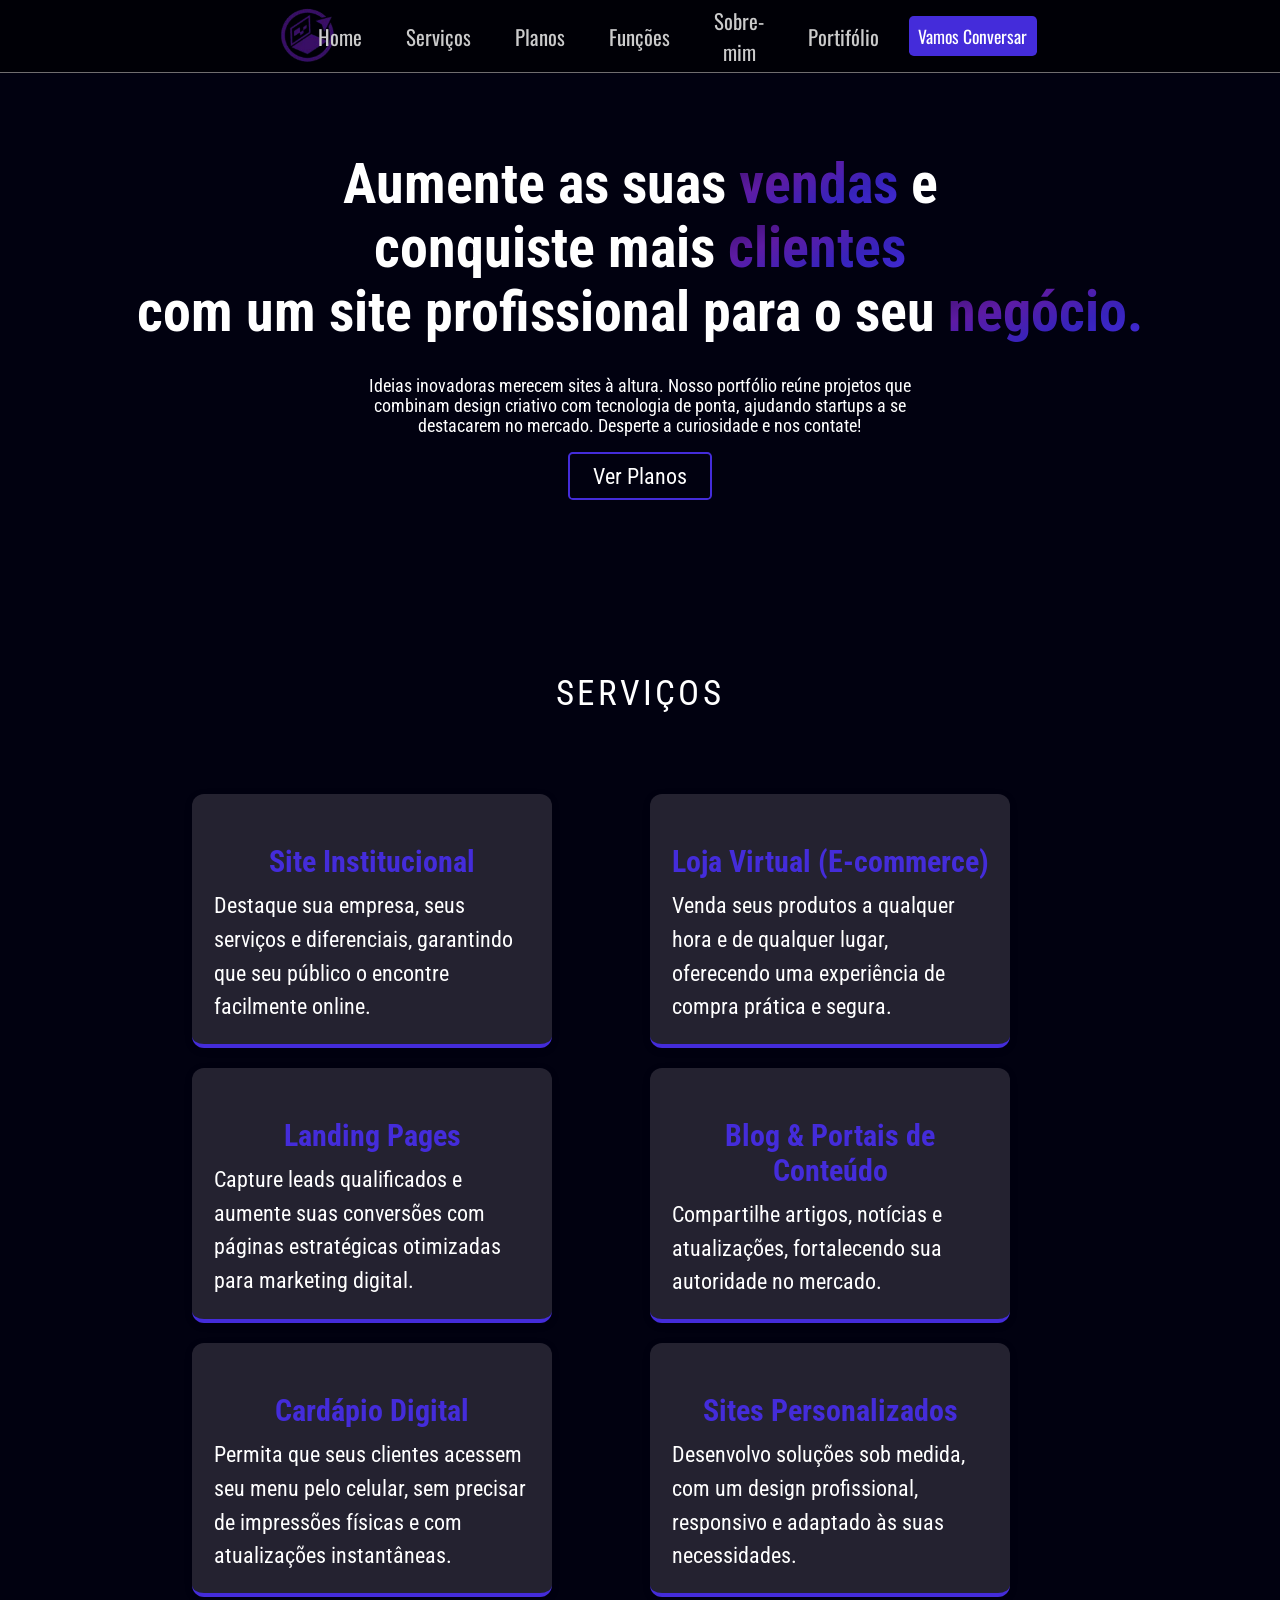
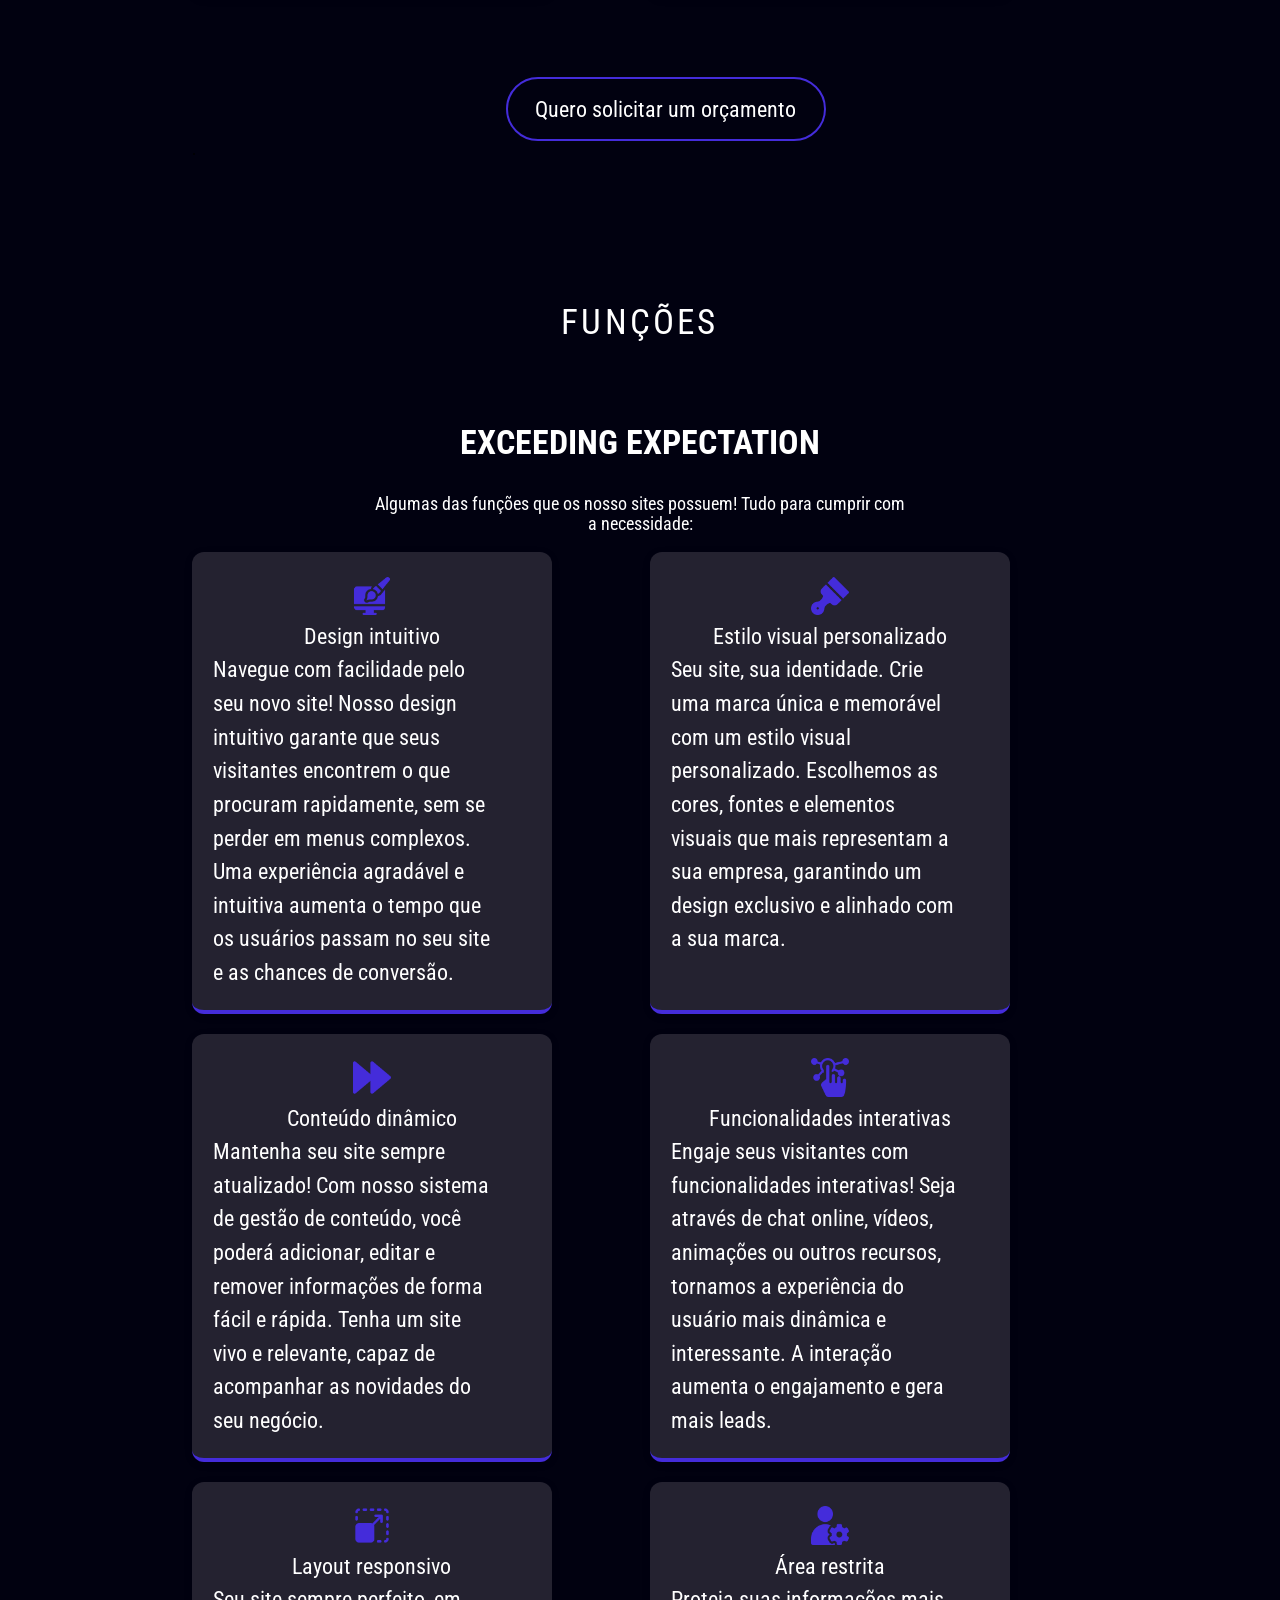
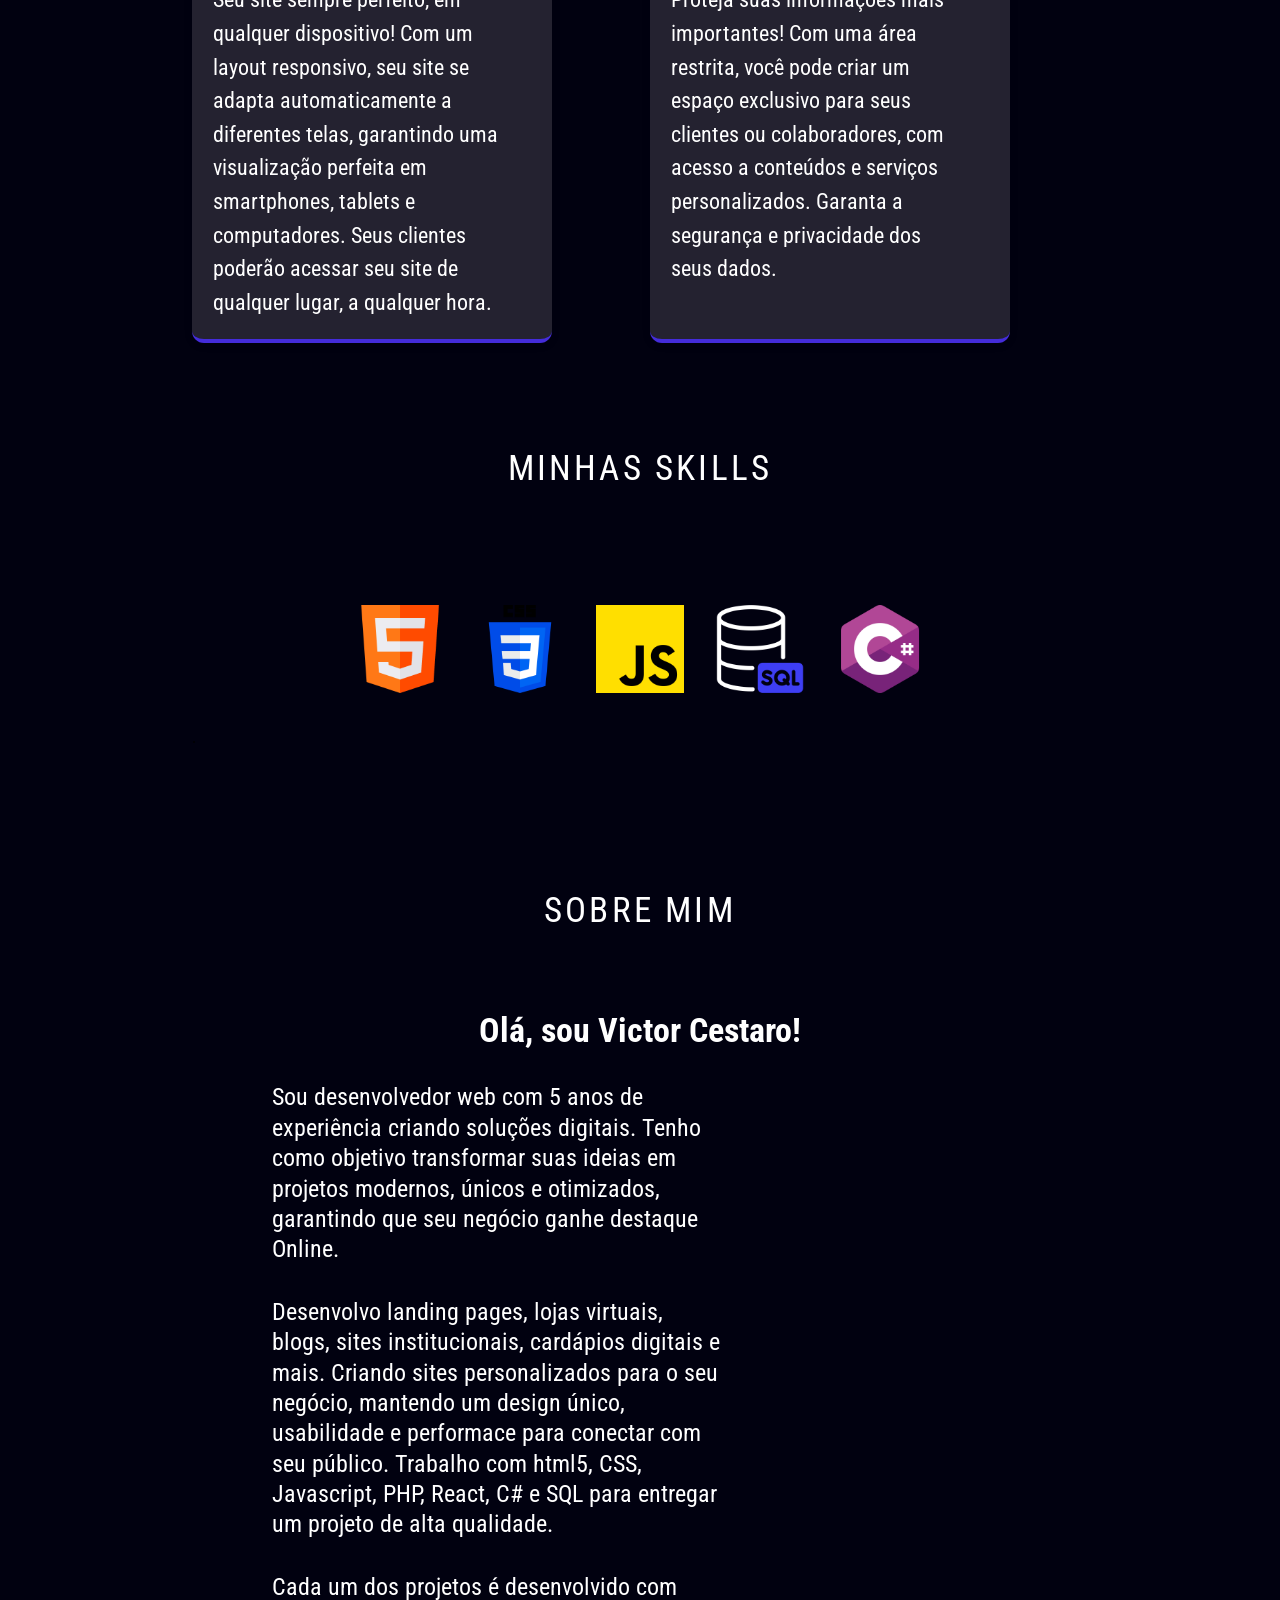
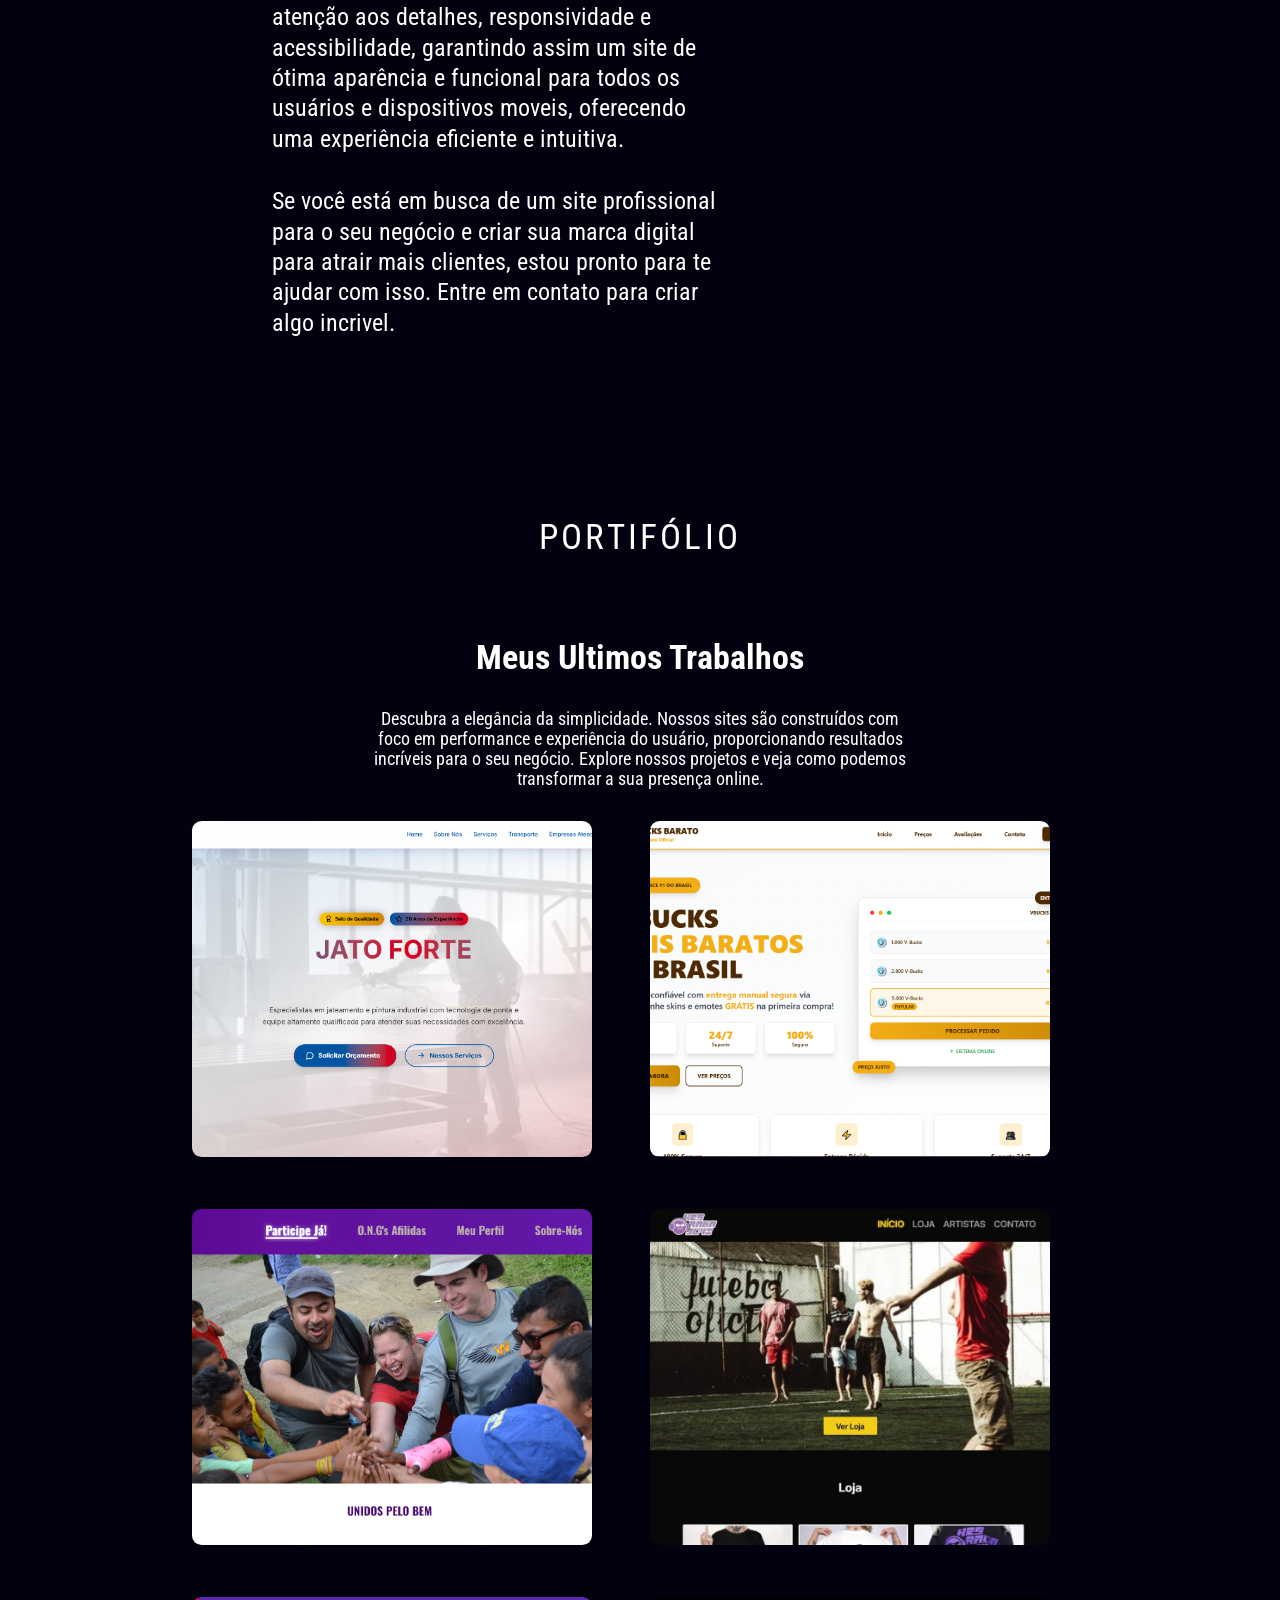
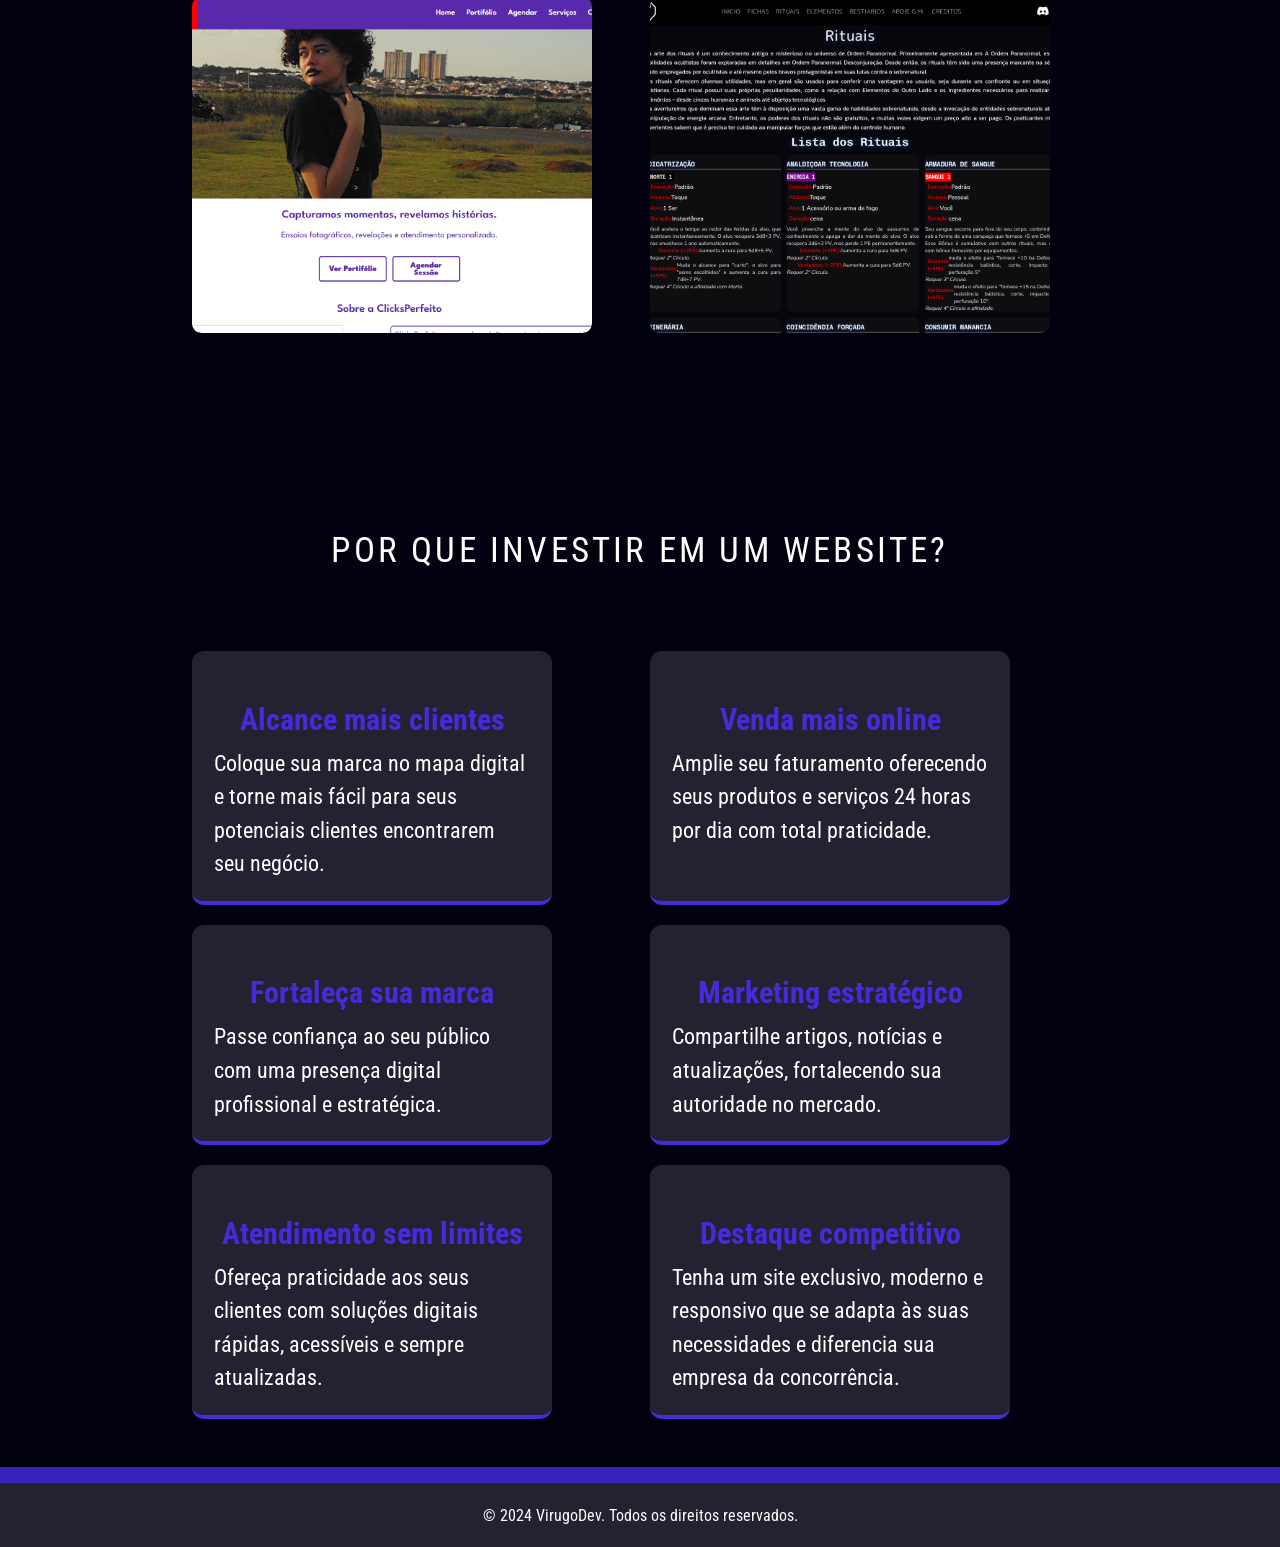
<file: index.html>
<!DOCTYPE html>
<html lang="pt-br">

<head>
    <meta charset="UTF-8">
    <meta name="viewport" content="width=device-width, initial-scale=1.0">
    <link rel="stylesheet" href="style.css">
    <meta name="google-adsense-account" content="ca-pub-5084970930601529">
    <link rel="icon" href="images/d375d9b2dad54cf6bb1fca72d64330d3-free-removebg-preview.png">
    <title>VirugoDev</title>
</head>

<body>

    <!--#Menucell-->
    <nav id="sidebar" class="sidebar">
        <ul>
            <li><a href="#home" class="scroll-link">Home</a></li>
            <li><a href="#servico" class="scroll-link">Serviços</a></li>
            <li><a href="planos.html" >Planos</a></li>
            <li><a href="#funcoes" class="scroll-link">Funções</a></li>
            <li><a href="#sobremim" class="scroll-link">Sobre-mim</a></li>
            <li><a href="#Portifolio" class="scroll-link">Portifólio</a></li>
            <li><a href="#faqs" class="scroll-link">Faqs</a></li>

            <li><a href="contato.html"><button class="btn-talks">Vamos Conversar</button></a></li>
        </ul>
    </nav>

    <div class="headermobile">
        <img src="/images/d375d9b2dad54cf6bb1fca72d64330d3-free-removebg-preview.png" alt="" class="header-logo">
        <div class="hamburger" onclick="toggleMenu()">
            <div class="bar"></div>
            <div class="bar"></div>
            <div class="bar"></div>
        </div>
    </div>

    <!-- #menucell -->

    <header>
        <div class="div-logo">
            <img src="images/d375d9b2dad54cf6bb1fca72d64330d3-free-removebg-preview.png" alt="" id="logo">
        </div>
        <div class="div-btns">
            <a href="#home" class="scroll-link"><button class="btn-menu">Home</button></a>
            <a href="#servico" class="scroll-link"><button class="btn-menu">Serviços</button></a>
            <a href="planos.html" ><button class="btn-menu">Planos</button></a>
            <a href="#funcoes" class="scroll-link"><button class="btn-menu">Funções</button></a>
            <a href="#sobremim" class="scroll-link"><button class="btn-menu">Sobre-mim</button></a>
            <a href="#Portifolio" class="scroll-link"><button class="btn-menu">Portifólio</button></a>
            <a href="#faqs" class="scroll-link"><button class="btn-menu">FAQ's</button></a>
            
        </div>
        <div class="div-talk">
            <a href="contato.html"><button class="btn-talks">Vamos Conversar</button></a>
        </div>
    </header>

    <!--#Apresentação-->

    <div class="apresentacao">
        <div class="zone" id="home">
            <div class="apr">
                <p class="apr-txt">Aumente as suas <span class="base-tt">vendas</span> e <br> conquiste mais <span
                        class="base-tt">clientes</span><br> com um site profissional para o seu <span
                        class="base-tt">negócio.</span></p>
                <div class="text-base">
                    <p>Ideias inovadoras merecem sites à altura. Nosso portfólio reúne projetos que combinam design
                        criativo com tecnologia de ponta, ajudando startups a se destacarem no mercado. Desperte a
                        curiosidade e nos contate!</p>
                </div>
                <div class="center"><a href="planos.html" ><button class="btn-work">Ver Planos</button></a></div>
            </div>
        </div>
    </div>

    <!--#endApresentação-->

    <div class="container">

        <div class="space"></div>

        <!--#serviços-->

        <div class="zone" id="servico">
            <div class="subtt">
                <p>SERVIÇOS</p>
            </div>

            <div class="grid">
                <div class="card">
                    <h3>Site Institucional</h3>
                    <p>Destaque sua empresa, seus serviços e diferenciais, garantindo que seu público o encontre
                        facilmente online.
                    </p>
                </div>

                <div class="card">
                    <h3>Loja Virtual (E-commerce)</h3>
                    <p>Venda seus produtos a qualquer hora e de qualquer lugar, oferecendo uma experiência de compra
                        prática e segura.</p>
                </div>

                <div class="card">
                    <h3>Landing Pages</h3>
                    <p>Capture leads qualificados e aumente suas conversões com páginas estratégicas otimizadas para
                        marketing digital.</p>
                </div>

                <div class="card">
                    <h3>Blog & Portais de Conteúdo</h3>
                    <p>Compartilhe artigos, notícias e atualizações, fortalecendo sua autoridade no mercado.</p>
                </div>

                <div class="card">
                    <h3>Cardápio Digital</h3>
                    <p>Permita que seus clientes acessem seu menu pelo celular, sem precisar de impressões físicas e com
                        atualizações instantâneas.</p>
                </div>

                <div class="card">
                    <h3>Sites Personalizados</h3>
                    <p>Desenvolvo soluções sob medida, com um design profissional, responsivo e adaptado às suas
                        necessidades.
                    </p>
                </div>
            </div>
            <a href="contato.html" class=""><button class="btn-link">Quero solicitar um orçamento</button></a>
        </div>

        <div class="space">.</div>

        <div class="zone" id="funcoes">

            <!--#endServiço-->
            <div class="zone" id="funcoes">
                <div class="subtt">
                    <p>FUNÇÕES</p>
                </div>
                <div class="ttwork">
                    <p>EXCEEDING EXPECTATION</p>
                </div>
                <div class="text-base">
                    <p>Algumas das funções que os nosso sites possuem! Tudo para cumprir com a necessidade:</p>
                </div>
                <br>
                <div class="grid">
                    <div class="card">
                        <div class="img-sqare"><img src="images/graphic-design.png" alt="" class="img-square"></div>
                        <div class="title-pont">
                            <p>Design intuitivo</p>
                        </div>
                        <div class="text-bases">
                            <p>Navegue com facilidade pelo seu novo site! Nosso design intuitivo garante que seus
                                visitantes encontrem o que procuram rapidamente, sem se perder em menus complexos. Uma
                                experiência agradável e intuitiva aumenta o tempo que
                                os usuários passam no seu site e as chances de conversão.
                            </p>
                        </div>
                    </div>
                    <div class="card">
                        <div class="img-sqare"><img src="images/theme.png" alt="" class="img-square"></div>
                        <div class="title-pont">
                            <p>Estilo visual personalizado</p>
                        </div>
                        <div class="text-bases">
                            <p>Seu site, sua identidade. Crie uma marca única e memorável com um estilo visual
                                personalizado. Escolhemos as cores, fontes e elementos visuais que mais representam a
                                sua empresa, garantindo um design exclusivo e alinhado com
                                a sua marca.</p>
                        </div>
                    </div>
                    <div class="card">
                        <div class="img-sqare"><img src="images/fast-forward.png" alt="" class="img-square"></div>
                        <div class="title-pont">
                            <p>Conteúdo dinâmico</p>
                        </div>
                        <div class="text-bases">
                            <p>Mantenha seu site sempre atualizado! Com nosso sistema de gestão de conteúdo, você poderá
                                adicionar, editar e remover informações de forma fácil e rápida. Tenha um site vivo e
                                relevante, capaz de acompanhar as novidades do
                                seu negócio.</p>
                        </div>
                    </div>

                    <div class="card">
                        <div class="img-sqare"><img src="images/interaction.png" alt="" class="img-square"></div>
                        <div class="title-pont">
                            <p>Funcionalidades interativas</p>
                        </div>
                        <div class="text-bases">
                            <p>Engaje seus visitantes com funcionalidades interativas! Seja através de chat online,
                                vídeos, animações ou outros recursos, tornamos a experiência do usuário mais dinâmica e
                                interessante. A interação aumenta o engajamento e
                                gera mais leads.</p>
                        </div>
                    </div>
                    <div class="card">
                        <div class="img-sqare"><img src="images/resize.png" alt="" class="img-square"></div>
                        <div class="title-pont">
                            <p>Layout responsivo</p>
                        </div>
                        <div class="text-bases">
                            <p>Seu site sempre perfeito, em qualquer dispositivo! Com um layout responsivo, seu site se
                                adapta automaticamente a diferentes telas, garantindo uma visualização perfeita em
                                smartphones, tablets e computadores. Seus clientes
                                poderão acessar seu site de qualquer lugar, a qualquer hora.</p>
                        </div>
                    </div>
                    <div class="card">
                        <div class="img-sqare"><img src="images/user.png" alt="" class="img-square"></div>
                        <div class="title-pont">
                            <p>Área restrita</p>
                        </div>
                        <div class="text-bases">
                            <p>Proteja suas informações mais importantes! Com uma área restrita, você pode criar um
                                espaço exclusivo para seus clientes ou colaboradores, com acesso a conteúdos e serviços
                                personalizados. Garanta a segurança e privacidade
                                dos seus dados.</p>
                        </div>
                    </div>
                </div>
            </div>
        </div>

        <div class="zone">
            <div class="subtt">
                <BR></BR>
                <p>MINHAS SKILLS</p>
            </div>
            <div class="skills">
                <img src="/images/html.png" alt="" class="imgs-skills">
                <img src="/images/css-3.png" alt="" class="imgs-skills">
                <img src="/images/js.png" alt="" class="imgs-skills">
                <img src="/images/sql.png" alt="" class="imgs-skills">
                <img src="/images/c-sharp.png" alt="" class="imgs-skills">
            </div>
        </div>

        <div class="space">.</div>

        <div class="zone" id="sobremim">
            <div class="subtt">
                <p>SOBRE MIM</p>
            </div>
            <div class="ttwork">
                <p>Olá, sou Victor Cestaro!</p>
            </div>
            <div class="text-based">
                <p>Sou desenvolvedor web com 5 anos de experiência criando soluções digitais. Tenho como objetivo
                    transformar suas ideias em projetos modernos, únicos e otimizados, garantindo que seu negócio ganhe
                    destaque Online.
                </p>
                <p> Desenvolvo landing pages, lojas virtuais, blogs, sites institucionais, cardápios digitais e mais.
                    Criando sites personalizados para o seu negócio, mantendo um design único, usabilidade e performace
                    para conectar com seu público. Trabalho
                    com html5, CSS, Javascript, PHP, React, C# e SQL para entregar um projeto de alta qualidade.</p>
                <p>Cada um dos projetos é desenvolvido com atenção aos detalhes, responsividade e acessibilidade,
                    garantindo assim um site de ótima aparência e funcional para todos os usuários e dispositivos
                    moveis, oferecendo uma experiência eficiente e
                    intuitiva.
                </p>
                <p>Se você está em busca de um site profissional para o seu negócio e criar sua marca digital para
                    atrair mais clientes, estou pronto para te ajudar com isso. Entre em contato para criar algo
                    incrivel.
                </p>
            </div>
        </div>

        <div class="space">.</div>

        <!-- #Portifólio -->
        <div class="zone" id="Portifolio">
            <br>
            <div class="subtt">
                <p>PORTIFÓLIO</p>
            </div>
            <div class="ttwork">
                <p>Meus Ultimos Trabalhos</p>
            </div>
            <div class="text-base">
                <p>Descubra a elegância da simplicidade. Nossos sites são construídos com foco em performance e
                    experiência do usuário, proporcionando resultados incríveis para o seu negócio. Explore nossos
                    projetos e veja como podemos transformar a sua
                    presença online.</p>
            </div>
            <div class="grid">
                <a href="https://jatoforte.com.br">
                    <div class="square-mold" id="pj-4">
                        <div class="bar">
                            <p class="bar-t">Veja o Projeto</p>
                        </div>
                    </div>
                </a>

                <a href="https://vbucksbarato.com">
                    <div class="square-mold" id="pjtester">
                        <div class="bar">
                            <p class="bar-t">Veja o Projeto</p>
                        </div>
                    </div>
                </a>


                <a href="https://yungvirugo.github.io/UPB_tcc/">
                    <div class="square-mold" id="pj-3">
                        <div class="bar">
                            <p class="bar-t">Veja o Projeto</p>
                        </div>
                    </div>
                </a>
                <a href="https://yungvirugo.github.io/kebradaboyz/">
                    <div class="square-mold" id="pj">
                        <div class="bar">
                            <p class="bar-t">Veja o Projeto</p>
                        </div>
                    </div>
                </a>
                <a href="https://clicksperfeito.com.br/">
                    <div class="square-mold" id="pj-1">
                        <div class="bar">
                            <p class="bar-t">Veja o Projeto</p>
                        </div>
                    </div>
                </a>

                <a href="https://yungvirugo.github.io/Guia-do-Mestre/">
                    <div class="square-mold" id="pj-2">
                        <div class="bar">
                            <p class="bar-t">Veja o Projeto</p>
                        </div>
                    </div>
                </a>


            </div>
        </div>
        <!-- #endportifólio -->

        <BR></BR>

        <div class="space">.</div>

        <div class="zone" id="faqs">
            <div class="subtt">
                <p>POR QUE INVESTIR EM UM WEBSITE?</p>
            </div>

            <div class="grid">
                <div class="card">
                    <h3>Alcance mais clientes</h3>
                    <p>Coloque sua marca no mapa digital e torne mais fácil para seus potenciais clientes encontrarem
                        seu negócio.
                    </p>
                </div>

                <div class="card">
                    <h3>Venda mais online</h3>
                    <p>Amplie seu faturamento oferecendo seus produtos e serviços 24 horas por dia com total
                        praticidade.
                    </p>
                </div>

                <div class="card">
                    <h3>Fortaleça sua marca</h3>
                    <p>Passe confiança ao seu público com uma presença digital profissional e estratégica.</p>
                </div>

                <div class="card">
                    <h3>Marketing estratégico</h3>
                    <p>Compartilhe artigos, notícias e atualizações, fortalecendo sua autoridade no mercado.</p>
                </div>

                <div class="card">
                    <h3>Atendimento sem limites</h3>
                    <p>Ofereça praticidade aos seus clientes com soluções digitais rápidas, acessíveis e sempre
                        atualizadas.
                    </p>
                </div>

                <div class="card">
                    <h3>Destaque competitivo</h3>
                    <p>Tenha um site exclusivo, moderno e responsivo que se adapta às suas necessidades e diferencia sua
                        empresa da concorrência.</p>
                </div>
            </div>
        </div>

    </div>

    <script src="/script.js"></script>

</body>

<footer>
    <div class="footer">
        <p>© 2024 VirugoDev. Todos os direitos reservados.</p>
    </div>
</footer>

</html>
</file>
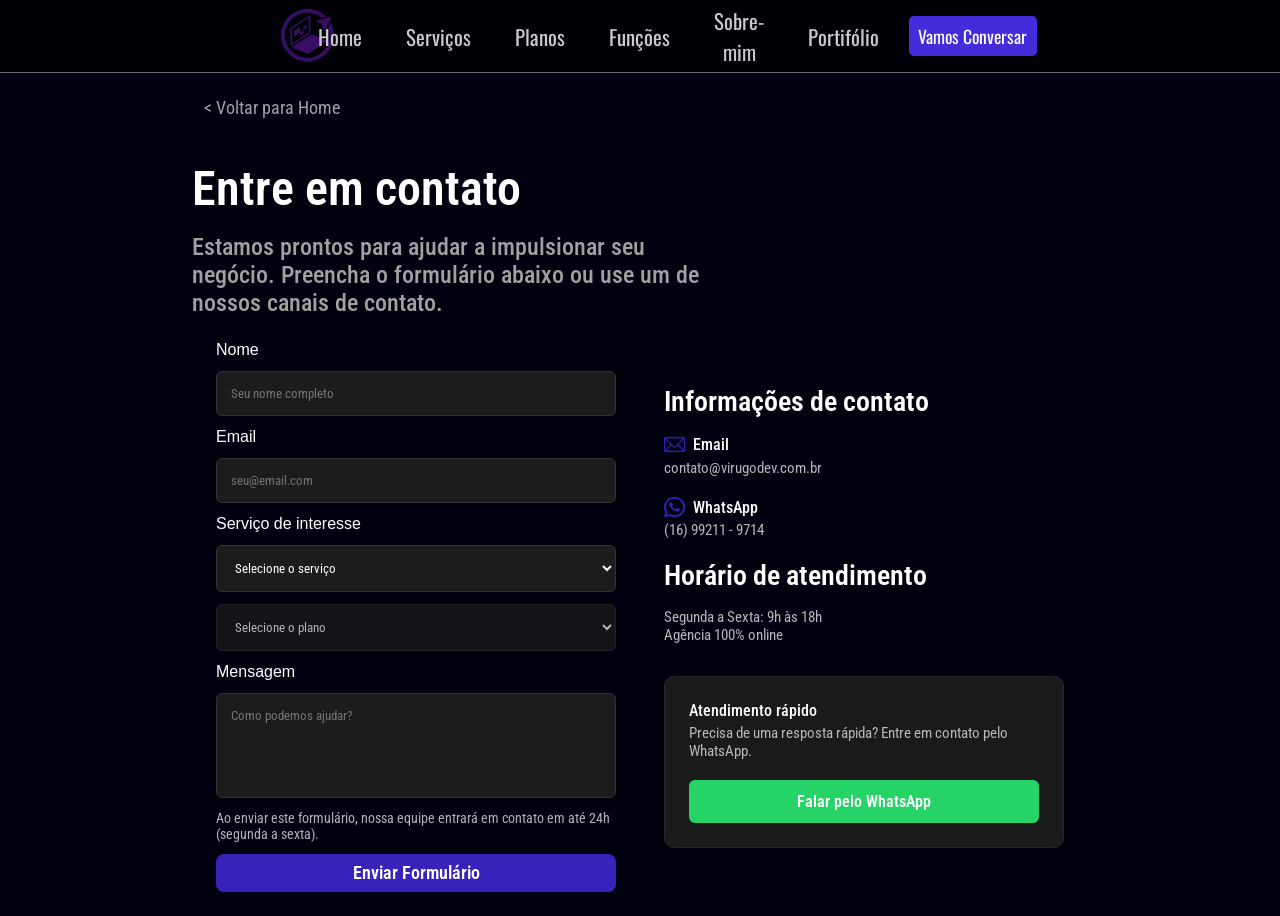
<file: contato.html>
<!DOCTYPE html>
<html lang="pt-br">

<head>
    <meta charset="UTF-8">
    <meta name="viewport" content="width=device-width, initial-scale=1.0">
    <link rel="stylesheet" href="style.css">
    <meta name="google-adsense-account" content="ca-pub-5084970930601529">
    <link rel="icon" href="images/d375d9b2dad54cf6bb1fca72d64330d3-free-removebg-preview.png">
    <title>VirugoDev</title>
</head>

<body>

    <!--#Menucell-->
    <nav id="sidebar" class="sidebar">
        <ul>
            <li><a href="/index.html#home">Home</a></li>
            <li><a href="/index.html#servico">Serviços</a></li>
            <li><a href="planos.html">Planos</a></li>
            <li><a href="/index.html#funcoes" ">Funções</a></li>
            <li><a href=" /index.html#sobremim">Sobre-mim</a></li>
            <li><a href="/index.html#Portifolio">Portifólio</a></li>
            <li><a href="/index.html#faqs">Faqs</a></li>

            <li><a href="contato.html"><button class="btn-talks">Vamos Conversar</button></a></li>
        </ul>
    </nav>

    <div class="headermobile">
        <img src="/images/d375d9b2dad54cf6bb1fca72d64330d3-free-removebg-preview.png" alt="" class="header-logo">
        <div class="hamburger" onclick="toggleMenu()">
            <div class="bar"></div>
            <div class="bar"></div>
            <div class="bar"></div>
        </div>
    </div>

    <!-- #menucell -->

    <header>
        <div class="div-logo">
            <img src="images/d375d9b2dad54cf6bb1fca72d64330d3-free-removebg-preview.png" alt="" id="logo">
        </div>
        <div class="div-btns">
            <a href="index.html"><button class="btn-menu">Home</button></a>
            <a href="index.html#servico" ><button class="btn-menu">Serviços</button></a>
            <a href="planos.html"><button class="btn-menu">Planos</button></a>
            <a href="index.html#funcoes" ><button class="btn-menu">Funções</button></a>
            <a href="index.html#sobremim" ><button class="btn-menu">Sobre-mim</button></a>
            <a href="index.html#Portifolio" ><button class="btn-menu">Portifólio</button></a>
            <a href="index.html#faqs" ><button class="btn-menu">FAQ's</button></a>
        </div>
        <div class="div-talk">
            <a href="contato.html"><button class="btn-talks">Vamos Conversar</button></a>
        </div>
    </header>

    <div class="container">
        <a href="index.html"><button class="back">
                < Voltar para Home</button></a>
        <h1 class="titulor">Entre em contato</h1>
        <h2 class="suberto">Estamos prontos para ajudar a impulsionar seu negócio. Preencha o formulário abaixo ou use
            um de nossos canais de contato.</h2>

        <div class="center">
            <div class="contato">
                <form action="https://api.web3forms.com/submit" method="POST" class="form">
                    <input type="hidden" name="access_key" value="91c1e620-17fe-4f84-be2a-ce23bbf6582b">
                    <input type="hidden" name="redirect" value="https://virugodev.com.br/index.html">

                    <label>Nome</label>
                    <input type="text" name="nome" placeholder="Seu nome completo" required>

                    <label>Email</label>
                    <input type="email" name="email" placeholder="seu@email.com" required>

                    <label>Serviço de interesse</label>
                    <select id="servico" name="servico">
                        <option value="">Selecione o serviço</option>
                        <option value="sites">Criação de Sites</option>
                        <option value="automacoes">Automação</option>
                    </select>

                    <select id="plano" name="plano" disabled>
                        <option value="">Selecione o plano</option>
                    </select>


                    <label>Mensagem</label>
                    <textarea name="mensagem" rows="5" placeholder="Como podemos ajudar?"></textarea>

                    <p class="info">
                        Ao enviar este formulário, nossa equipe entrará em contato em até 24h (segunda a sexta).
                    </p>

                    <button type="submit" class="enviar">Enviar Formulário</button>
                </form>

            </div>
            <div class="contato">
                <h2 class="title-lg">Informações de contato</h2>

                <p class="text-label">
                    <img src="/images/email.png"> Email
                </p>
                <p class="text-body">contato@virugodev.com.br</p>

                <p class="text-label">
                    <img src="/images/whatsapp.png"> WhatsApp
                </p>
                <p class="text-body">(16) 99211 - 9714</p>


                <h2 class="title-lg">Horário de atendimento</h2>

                <p class="text-body">
                    Segunda a Sexta: 9h às 18h<br>
                    Agência 100% online
                </p>


                <div class="box">
                    <p class="text-label">Atendimento rápido</p>
                    <p class="text-body">Precisa de uma resposta rápida? Entre em contato pelo WhatsApp.</p>
                    <a href="https://wa.me/5516992119714" class="btn-whatsapp">Falar pelo WhatsApp</a>
                </div>

            </div>
        </div>
    </div>
    <script src="/script.js"></script>

</body>

</html>
</file>
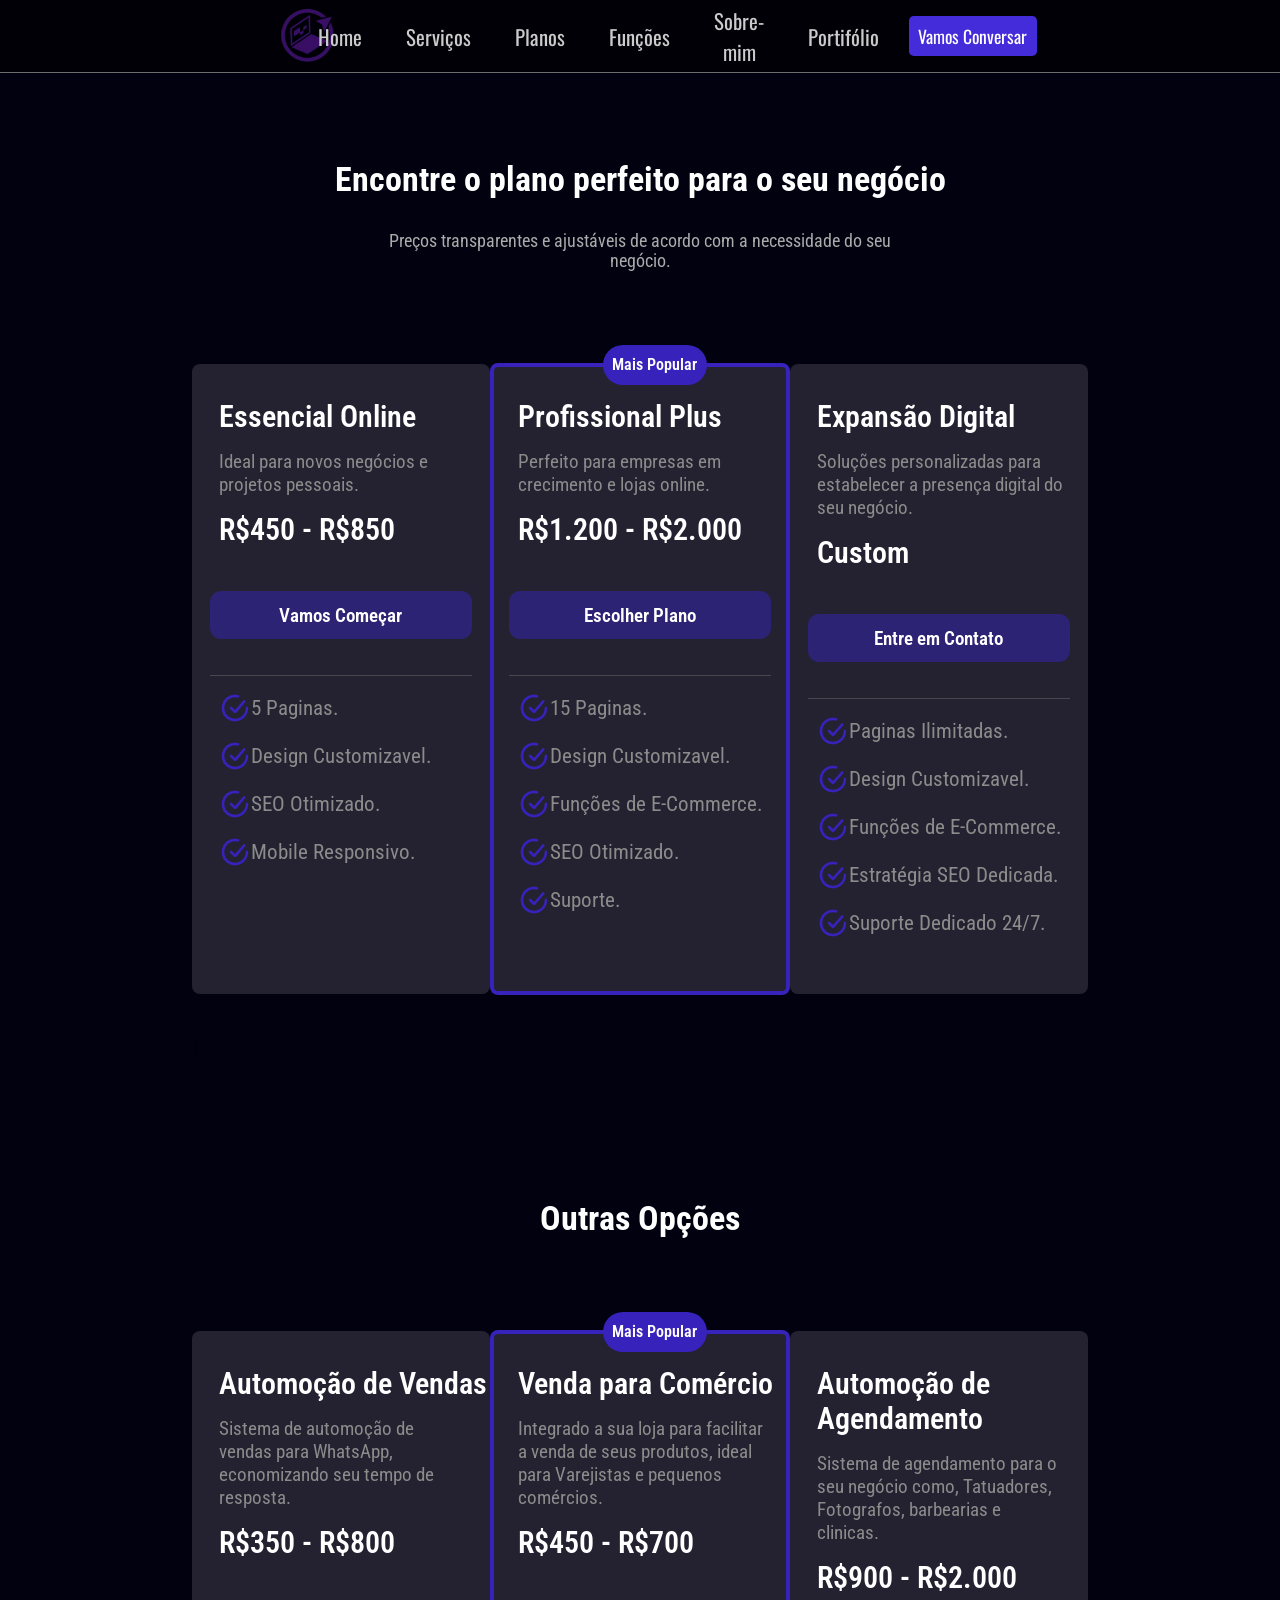
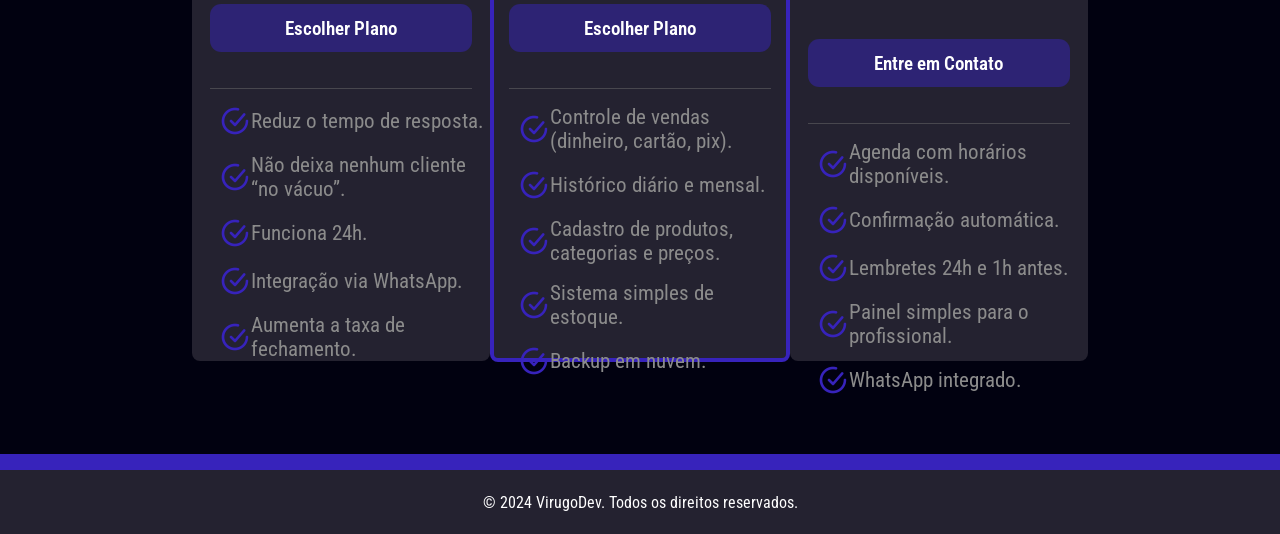
<file: planos.html>
<!DOCTYPE html>
<html lang="pt-br">

<head>
    <meta charset="UTF-8">
    <meta name="viewport" content="width=device-width, initial-scale=1.0">
    <link rel="stylesheet" href="style.css">
    <meta name="google-adsense-account" content="ca-pub-5084970930601529">
    <link rel="icon" href="images/d375d9b2dad54cf6bb1fca72d64330d3-free-removebg-preview.png">
    <title>VirugoDev</title>
</head>

<body>

    <!--#Menucell-->
    <nav id="sidebar" class="sidebar">
        <ul>
            <li><a href="/index.html">Home</a></li>
            <li><a href="/index.html#servico">Serviços</a></li>
            <li><a href="planos.html">Planos</a></li>
            <li><a href="/index.html#funcoes">Funções</a></li>
            <li><a href="/index.html#sobremim" ">Sobre-mim</a></li>
            <li><a href=" /index.html#Portifolio">Portifólio</a></li>
            <li><a href="/index.html#faqs">Faqs</a></li>

            <li><a href="contato.html"><button class="btn-talks">Vamos Conversar</button></a></li>
        </ul>
    </nav>

    <div class="headermobile">
        <img src="/images/d375d9b2dad54cf6bb1fca72d64330d3-free-removebg-preview.png" alt="" class="header-logo">
        <div class="hamburger" onclick="toggleMenu()">
            <div class="bar"></div>
            <div class="bar"></div>
            <div class="bar"></div>
        </div>
    </div>

    <!-- #menucell -->

    <header>
        <div class="div-logo">
            <img src="images/d375d9b2dad54cf6bb1fca72d64330d3-free-removebg-preview.png" alt="" id="logo">
        </div>
        <div class="div-btns">
            <a href="index.html" class="scroll-link"><button class="btn-menu">Home</button></a>
            <a href="index.html#servico" class="scroll-link"><button class="btn-menu">Serviços</button></a>
            <a href="planos.html"><button class="btn-menu">Planos</button></a>
            <a href="index.html#funcoes" class="scroll-link"><button class="btn-menu">Funções</button></a>
            <a href="index.html#sobremim" class="scroll-link"><button class="btn-menu">Sobre-mim</button></a>
            <a href="index.html#Portifolio" class="scroll-link"><button class="btn-menu">Portifólio</button></a>
            <a href="index.html#faqs" class="scroll-link"><button class="btn-menu">FAQ's</button></a>
        </div>
        <div class="div-talk">
            <a href="contato.html"><button class="btn-talks">Vamos Conversar</button></a>
        </div>
    </header>

    <div class="container">
        <div class="space"></div>
        <div class="ttwork">
            <p>Encontre o plano perfeito para o seu negócio</p>
        </div>
        <p class="text-base">Preços transparentes e ajustáveis de acordo com a necessidade do seu negócio.</p>

        <div class="base-planos">
            <div class="planos-individuais">
                <div class="plano-title">
                    <p>Essencial Online</p>
                </div>
                <p class="desc-plan">Ideal para novos negócios e projetos pessoais.</p>
                <div class="precos">
                    <p>R$450 - R$850</p>
                </div>
                <div class="interaction"><a href="/contato.html?servico=sites&plano=Essencial+Online" class="btn-plans">
                        Vamos Começar
                    </a>
                </div>

                <li><img src="/images/checkmark.png" alt=""> 5 Paginas.</li>
                <li><img src="/images/checkmark.png" alt=""> Design Customizavel.</li>
                <li><img src="/images/checkmark.png" alt=""> SEO Otimizado.</li>
                <li><img src="/images/checkmark.png" alt=""> Mobile Responsivo.</li>
            </div>

            <div class="planos-individuais" id="popular">
                <div class="popular">
                    <p>Mais Popular</p>
                </div>
                <div class="plano-title">
                    <p>Profissional Plus</p>
                </div>
                <p class="desc-plan">Perfeito para empresas em crecimento e lojas online.</p>
                <div class="precos">
                    <p>R$1.200 - R$2.000</p>
                </div>
                <div class="interaction"><a href="/contato.html?servico=sites&plano=Professional+Plus"
                        class="btn-plans">
                        Escolher Plano
                    </a></div>

                <li><img src="/images/checkmark.png" alt=""> 15 Paginas.</li>
                <li><img src="/images/checkmark.png" alt=""> Design Customizavel.</li>
                <li><img src="/images/checkmark.png" alt=""> Funções de E-Commerce.</li>
                <li><img src="/images/checkmark.png" alt=""> SEO Otimizado.</li>
                <li><img src="/images/checkmark.png" alt=""> Suporte.</li>
            </div>

            <div class="planos-individuais">
                <div class="plano-title">
                    <p>Expansão Digital</p>
                </div>
                <p class="desc-plan">Soluções personalizadas para estabelecer a presença digital do seu negócio.</p>
                <div class="precos">
                    <p>Custom</p>
                </div>
                <div class="interaction"><a href="/contato.html?servico=sites&plano=Expansão+Digital" class="btn-plans">
                        Entre em Contato
                    </a></div>

                <li><img src="/images/checkmark.png" alt=""> Paginas Ilimitadas.</li>
                <li><img src="/images/checkmark.png" alt=""> Design Customizavel.</li>
                <li><img src="/images/checkmark.png" alt=""> Funções de E-Commerce.</li>
                <li><img src="/images/checkmark.png" alt=""> Estratégia SEO Dedicada.</li>
                <li><img src="/images/checkmark.png" alt=""> Suporte Dedicado 24/7.</li>
            </div>

        </div>

        <div class="space">]</div>

        <div class="ttwork">
            <p>Outras Opções</p>
        </div>

        <div class="base-planos">
            <div class="planos-individuais">
                <div class="plano-title">
                    <p>Automoção de Vendas</p>
                </div>
                <p class="desc-plan">Sistema de automoção de vendas para WhatsApp, economizando seu tempo de resposta.
                </p>
                <div class="precos">
                    <p>R$350 - R$800</p>
                </div>
                <div class="interaction"><a href="/contato.html?servico=automacoes&plano=Automação+de+Vendas"
                        class="btn-plans">
                        Escolher Plano
                    </a></div>

                <li><img src="/images/checkmark.png" alt=""> Reduz o tempo de resposta.</li>
                <li><img src="/images/checkmark.png" alt=""> Não deixa nenhum cliente “no vácuo”.</li>
                <li><img src="/images/checkmark.png" alt=""> Funciona 24h.</li>
                <li><img src="/images/checkmark.png" alt=""> Integração via WhatsApp.</li>
                <li><img src="/images/checkmark.png" alt=""> Aumenta a taxa de fechamento.</li>
            </div>

            <div class="planos-individuais" id="popular">
                <div class="popular">
                    <p>Mais Popular</p>
                </div>
                <div class="plano-title">
                    <p>Venda para Comércio</p>
                </div>
                <p class="desc-plan">Integrado a sua loja para facilitar a venda de seus produtos, ideal para Varejistas
                    e pequenos comércios.</p>
                <div class="precos">
                    <p>R$450 - R$700</p>
                </div>
                <div class="interaction"><a href="/contato.html?servico=automacoes&plano=Sistema+para+Comércio" class="btn-plans">
                        Escolher Plano
                    </a></div>

                <li><img src="/images/checkmark.png" alt=""> Controle de vendas (dinheiro, cartão, pix).</li>
                <li><img src="/images/checkmark.png" alt=""> Histórico diário e mensal.</li>
                <li><img src="/images/checkmark.png" alt=""> Cadastro de produtos, categorias e preços.</li>
                <li><img src="/images/checkmark.png" alt=""> Sistema simples de estoque.</li>
                <li><img src="/images/checkmark.png" alt=""> Backup em nuvem.</li>
            </div>

            <div class="planos-individuais">
                <div class="plano-title">
                    <p>Automoção de Agendamento</p>
                </div>
                <p class="desc-plan">Sistema de agendamento para o seu negócio como, Tatuadores, Fotografos, barbearias
                    e clinicas.</p>
                <div class="precos">
                    <p>R$900 - R$2.000</p>
                </div>
                <div class="interaction"><a href="/contato.html?servico=automacoes&plano=Automação+de+Agendamento"
                        class="btn-plans">
                        Entre em Contato
                    </a></div>

                <li><img src="/images/checkmark.png" alt=""> Agenda com horários disponíveis.</li>
                <li><img src="/images/checkmark.png" alt=""> Confirmação automática.</li>
                <li><img src="/images/checkmark.png" alt=""> Lembretes 24h e 1h antes.</li>
                <li><img src="/images/checkmark.png" alt=""> Painel simples para o profissional.</li>
                <li><img src="/images/checkmark.png" alt=""> WhatsApp integrado.</li>
            </div>

        </div>
    </div>

    <script src="/script.js"></script>
</body>

<footer>
    <div class="footer">
        <p>© 2024 VirugoDev. Todos os direitos reservados.</p>
    </div>
</footer>

</html>
</file>
<file: style.css>
@import url('https://fonts.googleapis.com/css2?family=Chakra+Petch&family=Oswald&family=Quicksand:wght@300..700&family=Roboto+Condensed&family=Space+Mono&display=swap');

body {
    margin: 0;
    background-color: #010110;
}

p,
a,
h1,
h2 {
    color: white;
    font-family: 'Roboto Condensed';
    margin: 0;
    text-decoration: none;
}


/* menu */

@media only screen and (min-width: 768px) {
    header {
        width: 100%;
        height: 4.5rem;
        display: flex;
        align-items: center;
        justify-content: center;
        position: fixed;
        top: 0;
        z-index: 999999999999999999999;
        border-bottom: 0.1px solid rgba(182, 177, 177, 0.616);
        backdrop-filter: blur(0.2rem);
        background-color: rgba(0, 0, 0, 0.582);
    }

    .div-logo {
        width: 20%;
        height: 100%;
        display: flex;
        align-items: center;
        justify-content: end;
    }

    .div-btns {
        width: 42%;
        height: 100%;
        display: flex;
        align-items: center;
        justify-content: center;
    }

    .div-talk {
        width: 20%;
        height: 100%;
        display: flex;
        align-items: center;
    }

    .btn-talks {
        width: 8rem;
        height: 2.5rem;
        font-family: 'Oswald';
        font-size: 1.1rem;
        color: white;
        border: none;
        border-radius: 0.3rem;
        transition: all, 0.2s ease;
        cursor: pointer;
        background-color: #442cda;
    }

    .btn-talks:hover {
        background-color: #3f2ac7;
    }

    .btn-menu {
        font-family: 'Oswald';
        font-size: 1.3rem;
        color: rgb(203, 203, 203);
        margin: auto 1rem;
        border: none;
        cursor: pointer;
        border-radius: 2rem;
        transition: all, 0.2s ease;
        background-color: transparent;
    }

    .btn-menu:hover {
        color: white;
        text-shadow: 0 0 0.2rem rgba(255, 255, 255, 0.558);
        align-items: center;
    }

    #logo {
        width: auto;
        height: 8rem;
        margin-top: 2rem;
    }


    /* conteudo */

    .container {
        width: 70%;
        height: auto;
        margin-top: 12rem;
        margin: auto;
    }

    .centralizar {
        width: 100%;
        height: auto;
        display: flex;
        align-items: center;
        justify-content: center;
    }

    .apresentacao {
        width: 100%;
        height: 26rem;
        display: flex;
        align-items: center;
        justify-content: center;
        margin-top: 6rem;
    }

    .zone {
        width: auto;
        height: auto;
        scroll-margin-top: 10rem;
    }

    .space {
        width: 100%;
        height: 10rem;
    }

    .skills {
        width: 100%;
        height: 10rem;
        margin-top: 5rem;
        display: flex;
        align-items: center;
        justify-content: center;
    }

    .imgs-skills {
        width: auto;
        height: 5.5rem;
        margin: auto 1rem;
    }


    /* textos */

    .subtt {
        height: auto;
        font-size: 2.2rem;
        font-family: 'Space Mono';
        color: #442cda;
        text-align: left;
        letter-spacing: 0.2rem;
        margin-bottom: 5rem;
        text-align: center;
    }

    .ttwork {
        width: 100%;
        height: auto;
        font-size: 2.1rem;
        font-family: 'Roboto Condensed';
        font-weight: bold;
        color: White;
        text-align: center;
    }

    .ttwork p {
        text-align: center;
    }

    .text-base {
        width: 60%;
        height: auto;
        font-family: 'Roboto Condensed';
        font-size: 1.1rem;
        color: rgb(171, 171, 171);
        margin: auto;
        margin-top: 2rem;

        text-align: center;
    }

    .center {
        width: 100%;
        height: auto;

        display: flex;
        align-items: center;
        justify-content: center;
    }


    /* Apresentação */

    .apr {
        width: 80%;
        height: 28rem;
        margin: auto;
    }

    .apr-txt {
        font-family: 'Roboto Condensed';
        font-size: 3.5rem;
        color: white;
        font-weight: bold;
        letter-spacing: 0rem;
        line-height: 4rem;
        user-select: none;
        margin-top: 9rem;
        text-align: center;
    }

    .base-tt {
        background-image: linear-gradient(to bottom right, #390f66, #5d1ba3, #3723bb, #442CDA);
        background-clip: text;
        -webkit-text-fill-color: transparent;
        text-shadow: 0 0 0 transparent;

    }

    .btn-work {
        width: 9rem;
        height: 3rem;
        margin-top: 1rem;
        border: 0.15rem solid #442cda;
        border-radius: 0.3rem;
        font-family: 'Roboto Condensed';
        font-size: 1.4rem;
        color: white;
        transition: all, 0.2s ease;
        cursor: pointer;
        user-select: none;
        background-color: transparent;

        margin-bottom: 2rem;
    }

    .btn-work:hover {
        color: black;
        background-color: #442cda;
    }


    /* serviços */

    .grid {
        display: grid;
        grid-template-columns: repeat(auto-fit, minmax(340px, 1fr));
        gap: 20px;
    }

    .card {
        background: #242230;
        border-radius: 12px;
        padding: 20px;
        box-shadow: 0 2px 8px rgba(0, 0, 0, 0.1);
        text-align: left;
        transition: transform 0.2s ease, box-shadow 0.2s ease;
        border-bottom: 4px solid #442cda;
        width: 20rem;
        height: auto;
        font-family: 'Roboto Condensed';
    }

    .card:hover {
        transform: translateY(-5px);
        box-shadow: 0 6px 14px rgba(0, 0, 0, 0.15);
    }

    .card h3 {
        font-size: 1.9rem;
        color: #442cda;
        text-align: center;
        margin-bottom: 10px;
    }

    .card p {
        font-size: 1.4rem;
        color: white;
        line-height: 1.5;
        width: 99%;
        margin: auto;
    }

    .btn-link {
        width: 20rem;
        height: 4rem;
        margin-top: 1rem;
        border: 0.15rem solid #442cda;
        border-radius: 2rem;
        font-family: 'Roboto Condensed';
        font-size: 1.4rem;
        color: white;
        transition: all, 0.2s ease;
        cursor: pointer;
        user-select: none;
        margin-left: 35%;
        margin-top: 5rem;
        background-color: transparent;
    }

    .btn-link:hover {
        color: black;
        background-color: #442cda;
    }

    .square-pont {
        width: 18rem;
        height: 23rem;
        margin: auto;
        border-radius: 0.6rem;
        transition: all, 0.2s ease;
        background-color: #242230;
    }

    .square-pont:hover {
        transform: translateY(-1rem);
    }

    .title-pont {
        width: 100%;
        height: auto;
        font-family: 'Roboto Condensed';
        font-size: 1.4rem;
        color: white;
        text-align: center;
    }

    .text-bases {
        width: 90%;
        height: auto;
        font-family: 'Roboto Condensed';
        font-size: 1.1rem;
        color: rgb(171, 171, 171);
    }

    .text-based {
        width: 50%;
        font-family: 'Roboto Condensed';
        font-size: 1.5rem;
        color: white;
        margin-left: 5rem;
        margin-top: 1rem;
    }

    .text-based p {
        margin-top: 2rem;
        line-height: 1.9rem;
    }

    .img-sqare {
        width: 100%;
        height: 3rem;
        display: flex;
        align-items: center;
        justify-content: center;
    }

    .img-square {
        width: auto;
        height: 80%;
    }


    /* trabalhos */

    .square-mold {
        width: 25rem;
        height: 21rem;
        margin: 2rem 1rem 0 0;
        display: flex;
        align-items: end;
        border-radius: 0.6rem;
        transition: all, 0.2s ease;
    }

    .bar {
        width: 100%;
        height: 0;
        overflow-y: hidden;
        transition: all 0.2s ease;
        display: flex;
        align-items: center;
        font-family: 'Roboto Condensed';
        font-size: 1.2rem;
        color: white;
        text-align: left;
        font-weight: bold;
        border-radius: 0 0 0.6rem 0.6rem;
        background-color: rgba(136, 136, 136, 0.659);
    }

    .square-mold:hover {
        transform: translateY(-1rem);
        box-shadow: 0rem 0rem 0.7em rgba(255, 255, 255, 0.234);
    }

    .square-mold:hover .bar {
        height: 3.5rem;
        backdrop-filter: blur(0.5rem);
    }

    .bar-t {
        margin-left: 2rem;
    }

    #pj-1 {
        background: url('images/clicksperfeito.png');
        background-position: center;
        background-repeat: no-repeat;
        background-size: cover;
    }

    #pj-2 {
        background: url('images/GuiaMestre.png');
        background-position: center;
        background-repeat: no-repeat;
        background-size: cover;
    }

    #pj-3 {
        background: url('images/upb.png');
        background-position: center;
        background-repeat: no-repeat;
        background-size: cover;
    }

    #pj-4 {
        background: url('images/jatoforte.png');
        background-position: center;
        background-repeat: no-repeat;
        background-size: cover;
    }

    #pj {
        background: url('images/kebradaboyz.jpeg');
        background-position: center;
        background-repeat: no-repeat;
        background-size: cover;
    }

    #pjtester {
        background: url('images/vbucks.png');
        background-position: center;
        background-repeat: no-repeat;
        background-size: cover;
    }

    footer {
        width: 100%;
        height: 4rem;
        display: flex;
        align-items: center;
        justify-content: center;
        margin-top: 3rem;
        border-top: 1rem solid #3723bb;
        backdrop-filter: blur(0.5rem);
        color: white;
        font-family: 'Roboto Condensed';
        background-color: #242230;
    }

    .sidebar {
        display: none;
    }

    .back {
        width: 10rem;
        height: 2.5rem;

        cursor: pointer;
        border: none;
        border-radius: 0.5rem;

        color: rgb(163, 160, 160);
        font-family: 'Roboto Condensed';
        font-size: 1.1rem;

        transition: 0.1s all ease;
        margin-top: 5.5rem;

        background-color: transparent;
    }

    .back:hover {
        color: white;
        background-color: rgba(163, 160, 160, 0.527);
    }

    .titulor {
        font-family: 'Roboto Condensed';
        font-weight: 600;
        font-size: 3rem;
        margin: 2rem 0 0 0;
        color: white;
    }

    .suberto {
        font-family: 'Roboto Condensed';
        font-weight: 500;
        font-size: 1.5rem;

        width: 60%;

        margin: 1rem 0 0 0;

        color: rgb(163, 160, 160);
    }

    .center {
        width: 100%;
        height: auto;

        display: flex;
        align-items: center;
        justify-content: center;

        margin: auto;
    }

    .contato {
        width: 50%;
        height: auto;

        margin: 1.5rem;
    }

    .form {
        display: flex;
        flex-direction: column;
        gap: 12px;
        max-width: 600px;
        color: #fff;
        font-family: sans-serif;

        margin-top: 0rem;
    }

    input,
    select,
    textarea {
        background: #1c1c1c;
        border: 1px solid #333;
        padding: 14px;
        border-radius: 6px;
        color: #fff;

        resize: none;

        font-family: 'Roboto Condensed';
    }

    .title-lg {
        font-size: 1.75rem;
        font-weight: 600;
        margin-bottom: 1rem;
        color: #fff;
    }

    .text-label {
        font-size: 1rem;
        font-weight: 500;
        color: #fff;
        margin-bottom: 0.25rem;
        display: flex;
        align-items: center;
        gap: 0.5rem;
        /* para ícones */
    }

    .text-body {
        font-size: 0.95rem;
        color: #B7B7B7;
        margin-bottom: 1.25rem;
    }

    .box {
        background: #1a1a1a;
        border: 1px solid #272727;
        padding: 1.5rem;
        border-radius: 10px;
        margin-top: 2rem;
    }

    .btn-whatsapp {
        display: block;
        text-align: center;
        background: #25D366;
        color: #fff;
        padding: 12px;
        border-radius: 6px;
        font-weight: 600;
        margin-top: 1rem;
        text-decoration: none;
    }

    .btn-whatsapp:hover {
        background: #1ebe5c;
    }


    .info {
        font-size: 0.85rem;
        opacity: 0.7;
    }

    .headermobile {
        display: none;
    }

    .enviar {
        height: 2.4rem;

        border: none;
        border-radius: 0.5rem;

        color: white;
        font-family: 'Roboto Condensed';
        font-size: 1.1rem;
        font-weight: 600;

        background-color: #3723bb;
    }

    .text-label img {
        width: auto;
        height: 1.3rem;
    }

    .base-planos {
        width: 100%;
        height: 45rem;

        margin-top: 3rem;

        display: flex;
    }

    .planos-individuais {
        width: 24rem;
        height: 39rem;

        margin: auto;
        border: 0.2rem solid transparent;
        border-radius: 0.5rem;

        transition: all 0.2s ease;
        background-color: #242230;
    }

    .planos-individuais:hover {
        border: 0.2rem solid #3723bb;
    }

    #popular {
        border: 0.3rem solid #3723bb;
    }

    .popular {
        width: 6.5rem;
        height: 2.5rem;

        font-size: 1rem;
        text-align: center;
        font-weight: 600;
        margin: auto;
        margin-left: 8.5%;
        margin-top: -1.4rem;

        position: absolute;

        display: flex;
        align-items: center;
        justify-content: center;

        border-radius: 2rem;

        background-color: #3723bb;
    }

    .plano-title {
        margin-top: 2rem;
        margin-left: 1.5rem;

        font-size: 1.9rem;
        font-weight: 600;
    }

    .desc-plan {
        margin-top: 1rem;
        margin-left: 1.5rem;

        font-size: 1.2rem;
        color: #8b8b8b;

        width: 85%;
    }

    .precos {
        margin-top: 1rem;
        margin-left: 1.5rem;

        font-size: 1.9rem;
        font-weight: 600;

    }

    .interaction {
        width: 90%;
        height: 8rem;

        margin: auto;
        display: flex;
        align-items: center;
        justify-content: center;

        border-bottom: 0.1rem solid rgba(110, 110, 110, 0.493);
    }

    .btn-plans {
        width: 100%;
        height: 3rem;

        border: none;
        border-radius: 0.7rem;

        font-family: 'Roboto Condensed';
        font-size: 1.2rem;
        font-weight: 600;

        display: flex;
        align-items: center;
        justify-content: center;
        text-align: center;

        color: WHITE;
        cursor: pointer;

        margin-top: 0.5rem;

        background-color: #3723bb7c;
    }

    li img {
        width: auto;
        height: 2rem;
    }

    .planos-individuais li {
        font-family: 'Roboto Condensed';
        font-size: 1.3rem;

        display: flex;
        align-items: center;

        color: #8b8b8b;

        margin-top: 1rem;
        margin-left: 1.5rem;
    }
}


@media only screen and (max-width: 768px) {
    header {
        display: none;
    }

    .back {
        width: 10rem;
        height: 2.5rem;

        cursor: pointer;
        border: none;
        border-radius: 0.5rem;

        color: rgb(163, 160, 160);
        font-family: 'Roboto Condensed';
        font-size: 1.1rem;

        transition: 0.1s all ease;
        margin-top: 5.5rem;

        background-color: transparent;
    }

    .back:hover {
        color: white;
        background-color: rgba(163, 160, 160, 0.527);
    }

    .titulor {
        font-family: 'Roboto Condensed';
        font-weight: 600;
        font-size: 3rem;
        margin: 2rem 0 0 0;
        color: white;
    }

    .suberto {
        font-family: 'Roboto Condensed';
        font-weight: 500;
        font-size: 1.5rem;

        width: 90%;

        margin: 1rem 0 0 0;

        color: rgb(163, 160, 160);
    }

    .center {
        width: 90%;
        height: auto;

        display: block;

        margin: auto;
    }

    .contato {
        width: 90%;
        height: auto;

        margin: 1.5rem;
    }

    .form {
        display: flex;
        flex-direction: column;
        gap: 12px;
        max-width: 600px;
        color: #fff;
        font-family: sans-serif;

        margin-top: 0rem;
    }

    input,
    select,
    textarea {
        background: #1c1c1c;
        border: 1px solid #333;
        padding: 14px;
        border-radius: 6px;
        color: #fff;

        font-family: 'Roboto Condensed';
    }

    .title-lg {
        font-size: 1.75rem;
        font-weight: 600;
        margin-bottom: 1rem;
        color: #fff;
    }

    .text-label {
        font-size: 1rem;
        font-weight: 500;
        color: #fff;
        margin-bottom: 0.25rem;
        display: flex;
        align-items: center;
        gap: 0.5rem;
        /* para ícones */
    }

    .text-body {
        font-size: 0.95rem;
        color: #B7B7B7;
        margin-bottom: 1.25rem;
    }

    .box {
        background: #1a1a1a;
        border: 1px solid #272727;
        padding: 1.5rem;
        border-radius: 10px;
        margin-top: 2rem;
    }

    .btn-whatsapp {
        display: block;
        text-align: center;
        background: #25D366;
        color: #fff;
        padding: 12px;
        border-radius: 6px;
        font-weight: 600;
        margin-top: 1rem;
        text-decoration: none;
    }

    .btn-whatsapp:hover {
        background: #1ebe5c;
    }


    .info {
        font-size: 0.85rem;
        opacity: 0.7;
    }

    .headermobile {
        display: none;
    }

    .enviar {
        height: 2.4rem;

        border: none;
        border-radius: 0.5rem;

        color: white;
        font-family: 'Roboto Condensed';
        font-size: 1.1rem;
        font-weight: 600;

        background-color: #3723bb;
    }

    .text-label img {
        width: auto;
        height: 1.3rem;
    }

    .headermobile {
        width: 100%;
        height: 4.5rem;
        position: fixed;
        display: flex;
        align-items: center;
        justify-content: end;
        top: 0;
        z-index: 999999999999999999999;
        backdrop-filter: blur(0.6rem);
        background-color: #000000d3;
    }

    .header-logo {
        height: 8rem;
        margin-right: auto;
        margin-top: 2.25rem;
        margin-left: 0rem;
    }

    .btn-talks {
        height: 2.5rem;
    }

    .container {
        width: 100%;
        margin-top: 5rem;
    }

    .zone {
        width: 100%;
        height: auto;
    }

    .apresentacao {
        flex-wrap: wrap;
        height: auto;
        margin-top: 5rem;
    }

    .text-based {
        width: 90%;
        text-align: center;
        font-size: 1.3rem;
        margin: auto;
    }

    .text-based p {
        margin-top: 1rem;
        line-height: 1.6rem;
    }

    .apr {
        margin: 0;
        width: 100%;
        height: auto;
    }

    .apr-txt {
        font-size: 3.0rem;
        line-height: 3.2rem;
        text-align: center;
        margin: auto;
        width: 90%;
        height: auto;
    }


    .ttwork {
        display: flex;
        align-items: center;
        justify-content: center;
    }

    .card {
        margin: auto;
    }

    .btn-work {
        margin-top: 1rem;
        margin-left: 30%;
    }

    .text-base {
        width: 80%;
        height: auto;
        margin: auto;
        margin-top: 1rem;
        text-align: center;
    }

    .text-bases {
        width: 80%;
        height: auto;
        margin: auto;
        text-align: center;
    }

    .square-pont {
        max-width: 85%;
        min-width: 60%;
        height: auto;
        margin-top: 3rem;
    }

    .img-sqare {
        height: 4rem;
    }

    .img-square {
        height: 80%;
        margin: 0;
    }

    .centralizar {
        display: inline-block;
    }

    .square-mold {
        margin: auto;
        margin-top: 3rem;
        width: 80%;
        height: 14rem;
    }

    .skills {
        flex-wrap: wrap;
        height: auto;
        margin-top: 5rem;
    }

    .space {
        height: 5rem;
    }


    .btn-link {
        margin-left: 5%;
    }


    /* menu cell */
    nav {
        display: block;
    }

    .hamburger {
        position: relative;
        right: 2.3rem;
        display: flex;
        flex-direction: column;
        justify-content: space-between;
        width: 30px;
        height: 20px;
        cursor: pointer;
        z-index: 1001;
        /* Certifique-se de que o botão fique acima do menu */
    }

    .hamburger .bar {
        height: 3.001px;
        width: 100%;
        background-color: #ffffff;
        border-radius: 2px;
        transition: 0.3s;
    }

    .sidebar {
        position: fixed;
        top: 0;
        right: -250px;
        /* Inicialmente fora da tela */
        width: 250px;
        height: 100%;
        display: block;
        padding-top: 60px;
        transition: right 0.3s ease;
        z-index: 1000;
        backdrop-filter: blur(0.6rem);
        background-color: #0000004b;
    }

    #servico {
        width: 100%;
    }

    .sidebar ul {
        list-style-type: none;
        padding-left: 20px;
    }

    .sidebar ul li {
        margin: 20px 0;
    }

    .sidebar ul li a {
        font-family: 'Oswald';
        font-size: 1.5rem;
        color: white;
        text-decoration: none;
        font-size: 18px;
        display: block;
    }

    /*ativo */
    .sidebar.active {
        right: 0;
    }

    /* Transições do botão hambúrguer ao abrir o menu */
    .sidebar.active~.hamburger .bar:nth-child(1) {
        transform: translateY(8px) rotate(45deg);
    }

    .sidebar.active~.hamburger .bar:nth-child(2) {
        opacity: 0;
    }

    .sidebar.active~.hamburger .bar:nth-child(3) {
        transform: translateY(-8px) rotate(-45deg);
    }


    .container {
        width: 100%;
        height: auto;
        margin-top: 12rem;
        margin: auto;
    }

    .centralizar {
        width: 100%;
        height: auto;
        display: flex;
        align-items: center;
        justify-content: center;
    }

    .apresentacao {
        width: 100%;
        height: auto;
        display: flex;
        align-items: center;
        justify-content: center;
        margin-top: 6rem;
    }

    .zone {
        width: 100%;
        height: auto;
        scroll-margin-top: 10rem;
    }

    .space {
        width: 100%;
        height: 6rem;
    }

    .btn-talks {
        width: 10rem;
        height: 2.5rem;

        border: none;
        border-radius: 0.5rem;

        font-family: 'Roboto Condensed';
        font-weight: 600;
        font-size: 1.1rem;

        color: white;

        background-color: #3723bb;
    }

    .skills {
        width: 100%;
        height: 10rem;
        margin-top: 5rem;
        display: flex;
        align-items: center;
        justify-content: center;
    }

    .imgs-skills {
        width: auto;
        height: 5.5rem;
        margin: auto 1rem;
    }


    /* textos */

    .subtt {
        height: auto;
        font-size: 1.7rem;
        font-family: 'Space Mono';
        color: #442cda;
        text-align: left;
        letter-spacing: 0.2rem;
        margin-top: 3rem;
        margin-bottom: 5rem;
        text-align: center;
    }

    .ttwork {
        width: 100%;
        height: auto;
        display: flex;
        font-size: 2.1rem;
        font-family: 'Roboto Condensed';
        font-weight: bold;
        color: White;
        text-align: center;
    }

    .text-base {
        width: 90%;
        height: auto;
        font-family: 'Roboto Condensed';
        font-size: 1.1rem;
        color: rgb(171, 171, 171);
        margin-left: 0.7rem;
    }


    /* Apresentação */

    .apr {
        width: 100%;
        height: auto;
        margin: auto;
    }

    .apr-txt {
        font-family: 'Roboto Condensed';
        font-size: 2.8rem;
        color: white;
        font-weight: bold;
        letter-spacing: 0rem;
        line-height: 2.5rem;
        user-select: none;
        margin-top: 1rem;
        margin-bottom: 3rem;

        width: 90%;
        height: auto;
    }

    .base-tt {
        background-image: linear-gradient(to bottom right, #390f66, #5d1ba3, #3723bb, #442CDA);
        background-clip: text;
        -webkit-text-fill-color: transparent;
        text-shadow: 0 0 0 transparent;
    }

    .btn-work {
        width: 9rem;
        height: 3rem;
        margin-top: 1rem;
        border: 0.15rem solid #442cda;
        border-radius: 0.3rem;
        font-family: 'Roboto Condensed';
        font-size: 1.4rem;
        color: white;
        transition: all, 0.2s ease;
        cursor: pointer;
        user-select: none;
        background-color: transparent;
    }

    .btn-work:hover {
        color: black;
        background-color: #442cda;
    }


    /* serviços */

    .grid {
        display: grid;
        grid-template-columns: repeat(auto-fit, minmax(340px, 1fr));
        gap: 20px;

    }

    .card {
        background: #242230;
        border-radius: 12px;
        padding: 20px;
        box-shadow: 0 2px 8px rgba(0, 0, 0, 0.1);
        text-align: left;
        transition: transform 0.2s ease, box-shadow 0.2s ease;
        border-bottom: 4px solid #442cda;
        width: 20rem;
        height: auto;
        font-family: 'Roboto Condensed';
    }

    .card:hover {
        transform: translateY(-5px);
        box-shadow: 0 6px 14px rgba(0, 0, 0, 0.15);
    }

    .card h3 {
        font-size: 1.9rem;
        color: #442cda;
        text-align: center;
        margin-bottom: 10px;
    }

    .card p {
        font-size: 1.4rem;
        color: white;
        line-height: 1.5;
        width: 99%;
        margin: auto;
    }

    .btn-link {
        width: 20rem;
        height: 4rem;

        border: 0.15rem solid #442cda;
        border-radius: 2rem;
        font-family: 'Roboto Condensed';
        font-size: 1.4rem;
        color: white;
        transition: all, 0.2s ease;
        cursor: pointer;
        user-select: none;
        margin-top: 5rem;
        background-color: transparent;
    }

    .btn-link:hover {
        color: black;
        background-color: #442cda;
    }

    .square-pont {
        width: 18rem;
        height: 23rem;
        margin: auto;
        border-radius: 0.6rem;
        transition: all, 0.2s ease;
        background-color: #242230;
    }

    .square-pont:hover {
        transform: translateY(-1rem);
    }

    .title-pont {
        width: 100%;
        height: auto;
        font-family: 'Roboto Condensed';
        font-size: 1.4rem;
        color: white;
        text-align: center;
    }

    .text-bases {
        width: 90%;
        height: auto;
        font-family: 'Roboto Condensed';
        font-size: 1.1rem;
        color: rgb(171, 171, 171);
    }

    .text-based {
        width: 100%;
        font-family: 'Roboto Condensed';
        font-size: 1.5rem;
        color: white;
        margin-top: 1rem;
    }

    .text-based p {
        margin-top: 2rem;
        line-height: 1.9rem;
    }

    .img-sqare {
        width: 100%;
        height: 3rem;
        display: flex;
        align-items: center;
        justify-content: center;
    }

    .img-square {
        width: auto;
        height: 80%;
    }


    /* trabalhos */

    .square-mold {
        width: 22rem;
        height: 17rem;
        margin-left: 0.5rem;
        display: flex;
        align-items: end;
        border-radius: 0.6rem;
        transition: all, 0.2s ease;
    }

    .bar {
        width: 100%;
        height: 0;
        overflow-y: hidden;
        transition: all 0.2s ease;
        display: flex;
        align-items: center;
        font-family: 'Roboto Condensed';
        font-size: 1.2rem;
        color: white;
        text-align: left;
        font-weight: bold;
        border-radius: 0 0 0.6rem 0.6rem;
        background-color: rgba(136, 136, 136, 0.659);
    }

    .square-mold:hover {
        transform: translateY(-1rem);
        box-shadow: 0rem 0rem 0.7em rgba(255, 255, 255, 0.234);
    }

    .square-mold:hover .bar {
        height: 3.5rem;
        backdrop-filter: blur(0.5rem);
    }

    .bar-t {
        margin-left: 2rem;
    }

    #pj-1 {
        background: url('images/clicksperfeito.png');
        background-position: center;
        background-repeat: no-repeat;
        background-size: cover;
    }

    #pj-2 {
        background: url('images/GuiaMestre.png');
        background-position: center;
        background-repeat: no-repeat;
        background-size: cover;
    }

    #pj-3 {
        background: url('images/upb.png');
        background-position: center;
        background-repeat: no-repeat;
        background-size: cover;
    }

    #pj-4 {
        background: url('images/jatoforte.png');
        background-position: center;
        background-repeat: no-repeat;
        background-size: cover;
    }

    #pj {
        background: url('images/kebradaboyz.jpeg');
        background-position: center;
        background-repeat: no-repeat;
        background-size: cover;
    }

    #pjtester {
        background: url('images/vbucks.png');
        background-position: center;
        background-repeat: no-repeat;
        background-size: cover;
    }

    footer {
        width: 100%;
        height: 4rem;
        display: flex;
        align-items: center;
        justify-content: center;
        margin-top: 3rem;
        border-top: 1rem solid #3723bb;
        backdrop-filter: blur(0.5rem);
        color: white;
        font-family: 'Roboto Condensed';
        background-color: #242230;
    }

    .base-planos {
        width: 100%;
        height: auto;

        margin-top: 3rem;

        display: block;
    }

    .planos-individuais {
        width: 90%;
        height: 39rem;

        margin: auto;
        margin-top: 2rem;
        border: 0.2rem solid transparent;
        border-radius: 0.5rem;

        transition: all 0.2s ease;
        background-color: #242230;
    }

    .planos-individuais:hover {
        border: 0.2rem solid #3723bb;
    }

    #popular {
        border: 0.3rem solid #3723bb;
    }

    .popular {
        width: 6.5rem;
        height: 2.5rem;

        font-size: 1rem;
        text-align: center;
        font-weight: 600;
        margin: auto;
        margin-left: 7.5rem;
        margin-top: -1.4rem;

        position: absolute;

        display: flex;
        align-items: center;
        justify-content: center;

        border-radius: 2rem;

        background-color: #3723bb;
    }

    .plano-title {
        margin-top: 2rem;
        margin-left: 1.5rem;

        font-size: 1.9rem;
        font-weight: 600;
    }

    .desc-plan {
        margin-top: 1rem;
        margin-left: 1.5rem;

        font-size: 1.2rem;
        color: #8b8b8b;

        width: 85%;
    }

    .precos {
        margin-top: 1rem;
        margin-left: 1.5rem;

        font-size: 1.9rem;
        font-weight: 600;

    }

    .interaction {
        width: 90%;
        height: 8rem;

        margin: auto;
        display: flex;
        align-items: center;
        justify-content: center;

        border-bottom: 0.1rem solid rgba(110, 110, 110, 0.493);
    }

    .btn-plans {
        width: 100%;
        height: 3rem;

        border: none;
        border-radius: 0.7rem;

        font-family: 'Roboto Condensed';
        font-size: 1.2rem;
        font-weight: 600;
        display: flex;
        align-items: center;
        justify-content: center;

        color: WHITE;
        cursor: pointer;

        margin-top: 0.5rem;

        background-color: #3723bb7c;
    }

    li img {
        width: auto;
        height: 2rem;
    }

    .planos-individuais li {
        font-family: 'Roboto Condensed';
        font-size: 1.3rem;

        display: flex;
        align-items: center;

        color: #8b8b8b;

        margin-top: 1rem;
        margin-left: 1.5rem;
    }
}
</file>
